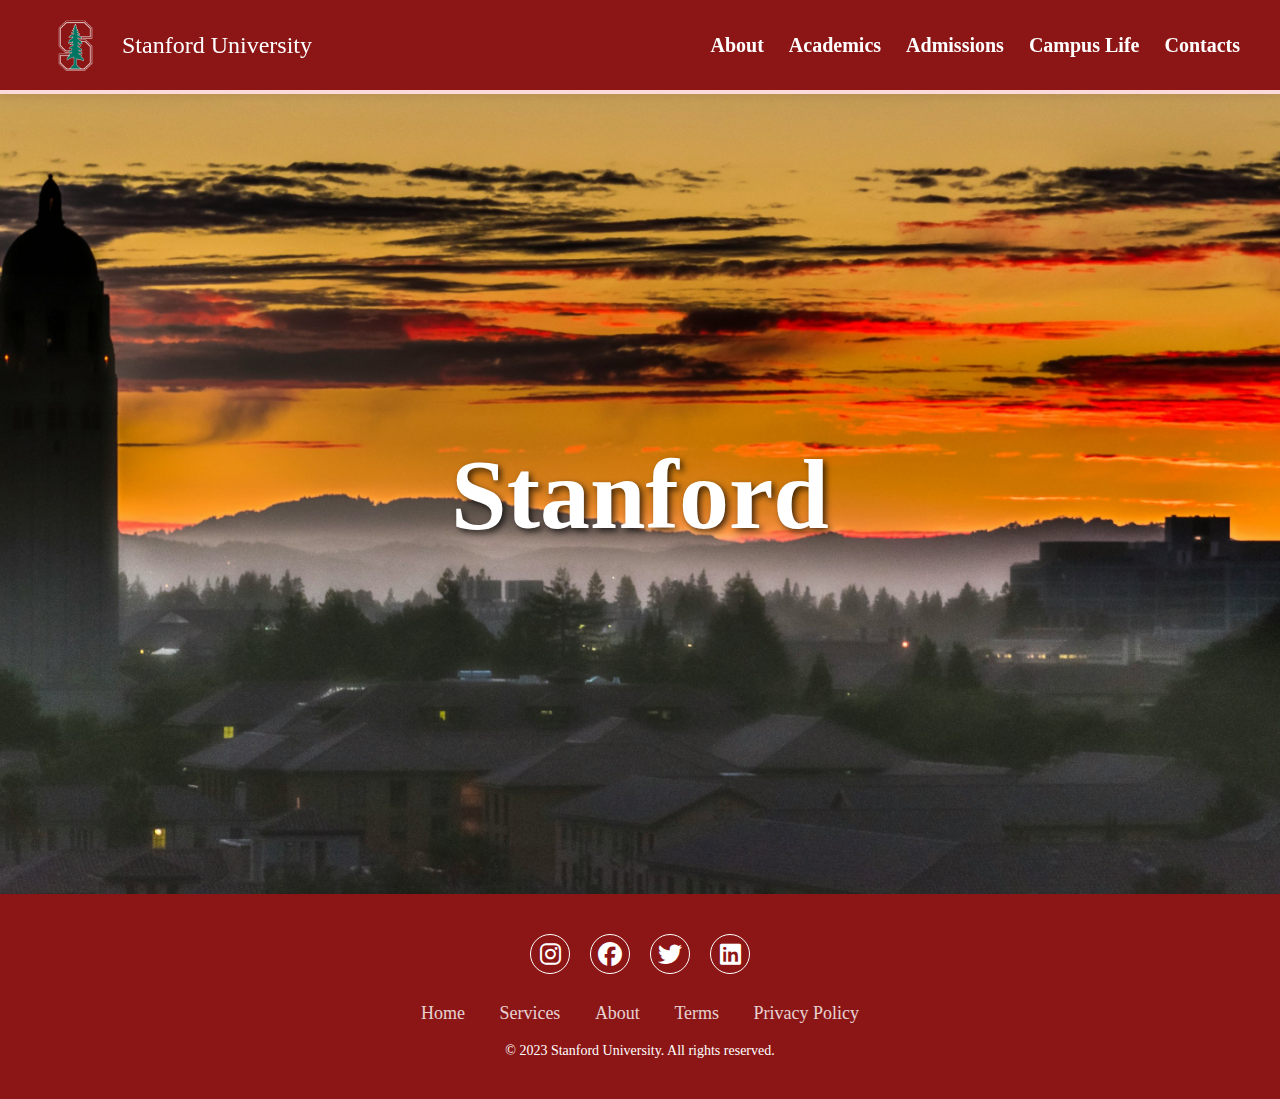
<file: index.html>
<!DOCTYPE html>
<html lang="en">
<head>
  <meta charset="UTF-8">
  <meta name="viewport" content="width=device-width, initial-scale=1.0">
  <title>Stanford University</title>
  <link rel="stylesheet" href="mystyle.css">
  <link rel="stylesheet" href="https://cdnjs.cloudflare.com/ajax/libs/font-awesome/6.5.0/css/all.min.css">
</head>
<body>
  
  <header>
    <div class="header-left">
      <img src="/images/stanford-logo.webp" alt="Stanford Logo" />
      <h1><a href="index.html">Stanford University</a></h1>
    </div>
    <nav class="header-right">
      <ul>
        <li><a href="/pages/about.html">About</a></li>
        <li><a href="/pages/Academics.html">Academics</a></li>
        <li><a href="/pages/Admission.html">Admissions</a></li>
        <li><a href="/pages/CampusLife.html">Campus Life</a></li>
        <li><a href="/pages/Contacts.html">Contacts</a></li>
      </ul>
    </nav>
  </header>

  <section class="hero">
    <div class="hero-text">
      <h2>Stanford</h2>
    </div>
  </section>

  <footer class="footer">
    <div class="social">
      <a href="https://www.instagram.com/stanford/"><i class="fab fa-instagram"></i></a>
      <a href="https://www.facebook.com/Stanford/"><i class="fab fa-facebook"></i></a>
      <a href="https://x.com/Stanford?ref_src=twsrc%5Egoogle%7Ctwcamp%5Eserp%7Ctwgr%5Eauthor"><i class="fab fa-twitter"></i></a>
      <a href="https://www.linkedin.com/school/stanford-university/"><i class="fab fa-linkedin"></i></a>
    </div>
    <ul class="footer-list">
      <li><a href="#">Home</a></li>
      <li><a href="#">Services</a></li>
      <li><a href="#">About</a></li>
      <li><a href="#">Terms</a></li>
      <li><a href="#">Privacy Policy</a></li>
    </ul>
    <p class="copyright">
      &copy; 2023 Stanford University. All rights reserved.
    </p>
  </footer>
</body>
</html>
</file>
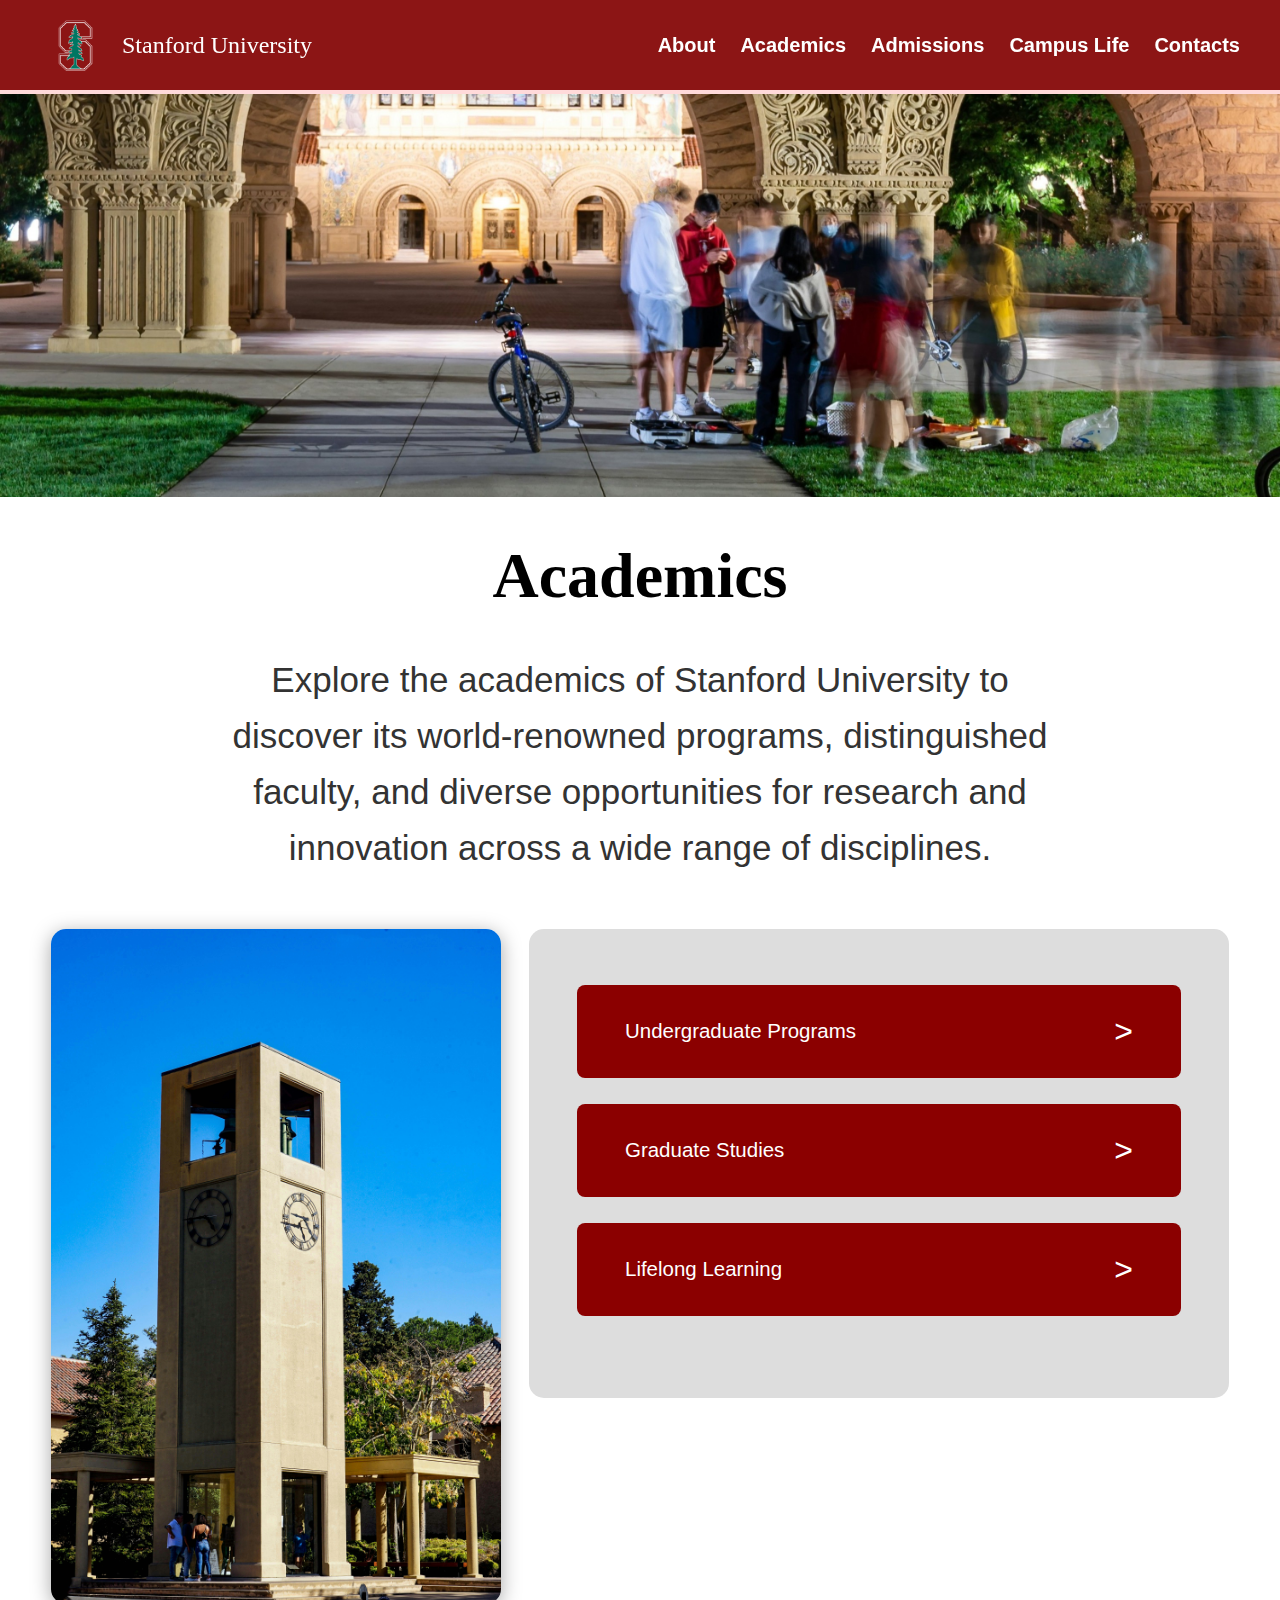
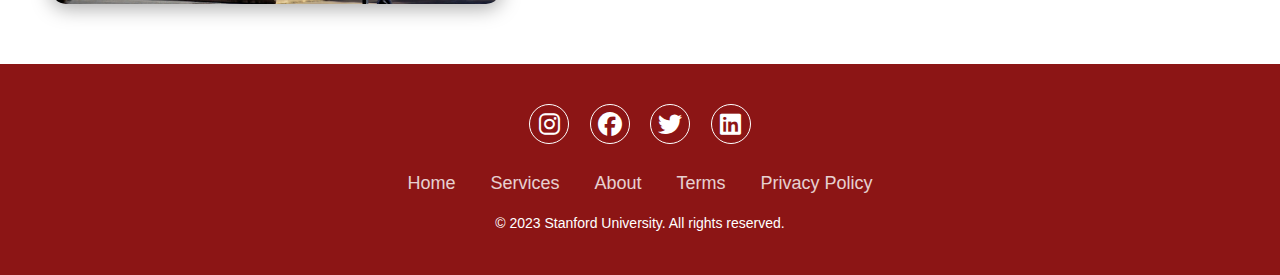
<file: pages/Academics.html>
<!DOCTYPE html>
<html lang="en">
<head>
    <meta charset="UTF-8">
    <meta name="viewport" content="width=device-width, initial-scale=1.0">
    <title>Stanford Uiversity - Academics</title>
    <link rel="stylesheet" href="/css/Academics.css">
    <link rel="stylesheet" href="https://cdnjs.cloudflare.com/ajax/libs/font-awesome/6.5.0/css/all.min.css">
</head>
<body>
    <header>
        <div class="header-left">
            <img src="/images/stanford-logo.webp" alt="Stanford Logo" />
            <h1><a href="../index.html">Stanford University</a></h1>
        </div>
        <nav class="header-right">
            <ul>
                <li><a href="/pages/about.html">About</a></li>
                <li><a href="/pages/Academics.html">Academics</a></li>
                <li><a href="/pages/Admission.html">Admissions</a></li>
                <li><a href="/pages/CampusLife.html">Campus Life</a></li>
                <li><a href="/pages/Contacts.html">Contacts</a></li>
            </ul>
        </nav>
    </header>

    <div class="container">
        <img src="/images/AcademicsPage-front.jpg" alt="Campus" class="image">
        <h1 class="title">Academics</h1>
    </div>

    <div class="text-container1">
        <p>
            Explore the academics of Stanford University to discover its world-renowned programs, distinguished faculty, and diverse opportunities for research and innovation across a wide range of disciplines.
        </p>
    </div>

    <div class="side-by-side-container">
        <div class="image-section">
            <img src="/images/AcademicsPage-ClockTower.jpg" alt="Academics Clock Tower" />
        </div>
        <div class="content-section">
            <div class="red-box">
                <span class="red-box-text">Undergraduate Programs</span>
                <button class="arrow-btn" id="arrow-btn-0" onclick="showInfo(0)">&gt;</button>
            </div>
            <div class="red-box">
                <span class="red-box-text">Graduate Studies</span>
                <button class="arrow-btn" id="arrow-btn-1" onclick="showInfo(1)">&gt;</button>
            </div>
            <div class="red-box">
                <span class="red-box-text">Lifelong Learning</span>
                <button class="arrow-btn" id="arrow-btn-2" onclick="showInfo(2)">&gt;</button>
            </div>
            <div id="infoBox" class="info-box">
                <button class="close-btn" onclick="closeInfo()">&#10005;</button>
                <span id="infoText"></span>
            </div>
        </div>
    </div>

    <script src="/javascript/AcademicScript.js"></script>

    <section class="footer">
        <div class="social">
            <a href="https://www.instagram.com/stanford/"><i class="fab fa-instagram"></i></a>
            <a href="https://www.facebook.com/Stanford/"><i class="fab fa-facebook"></i></a>
            <a href="https://x.com/Stanford?ref_src=twsrc%5Egoogle%7Ctwcamp%5Eserp%7Ctwgr%5Eauthor"><i class="fab fa-twitter"></i></a>
            <a href="https://www.linkedin.com/school/stanford-university/"><i class="fab fa-linkedin"></i></a>
        </div>
        <ul class="list">
            <li><a href="#">Home</a></li>
            <li><a href="#">Services</a></li>
            <li><a href="#">About</a></li>
            <li><a href="#">Terms</a></li>
            <li><a href="#">Privacy Policy</a></li>
        </ul>
        <p class="copyright">
            &copy; 2023 Stanford University. All rights reserved.
        </p>
    </section>
</body>
</html>
</file>
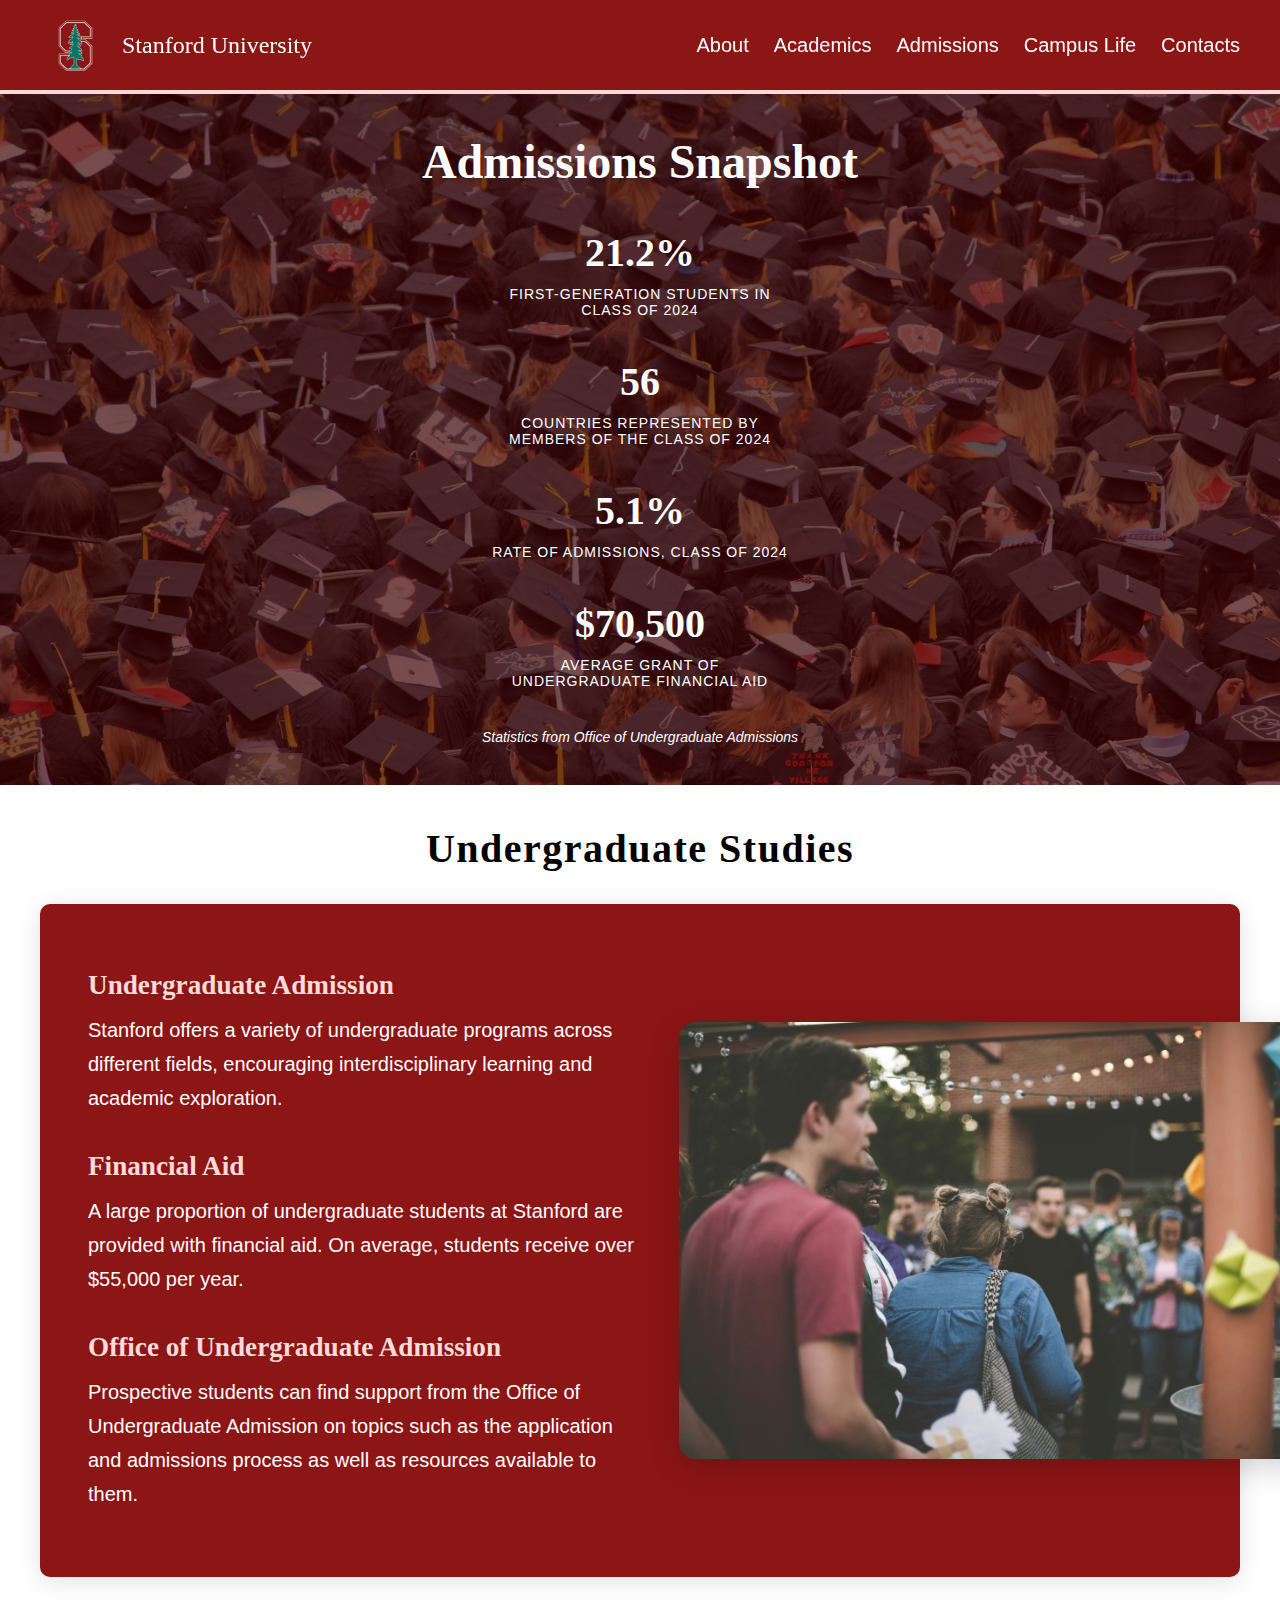
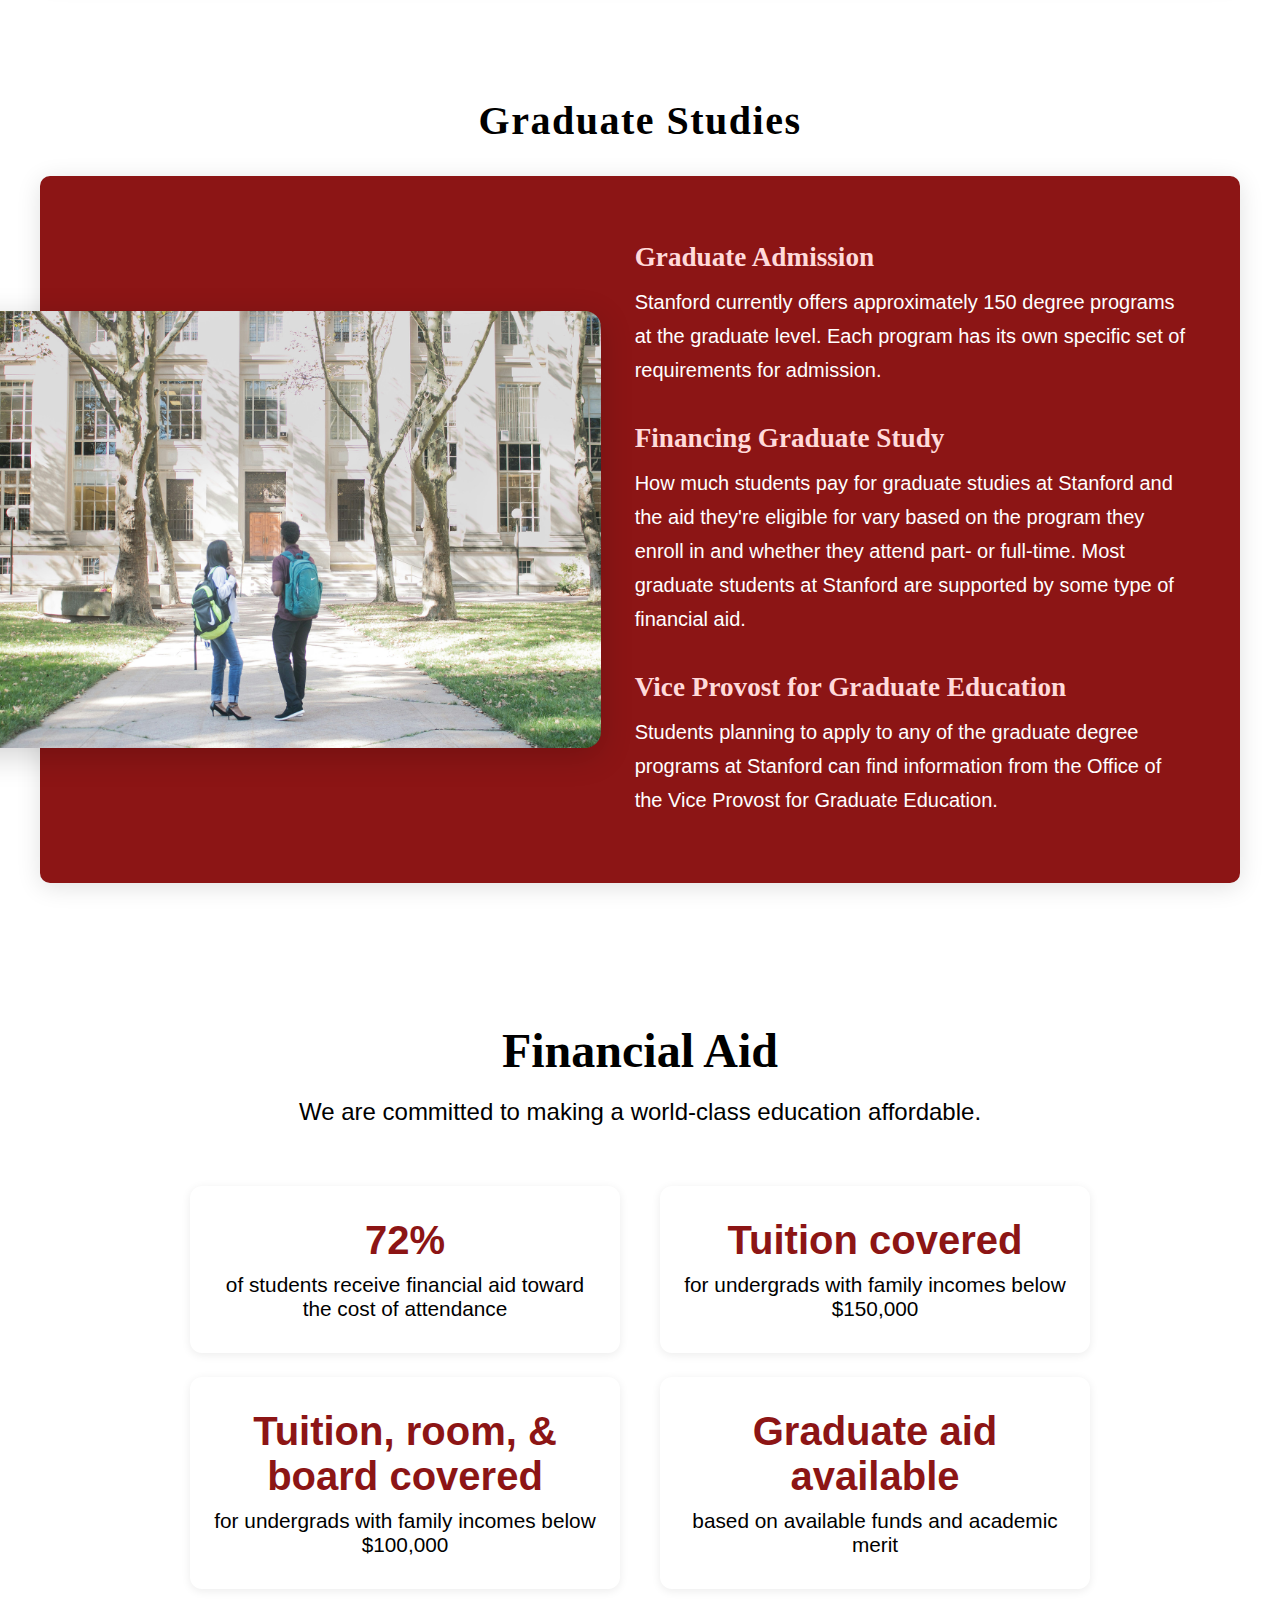
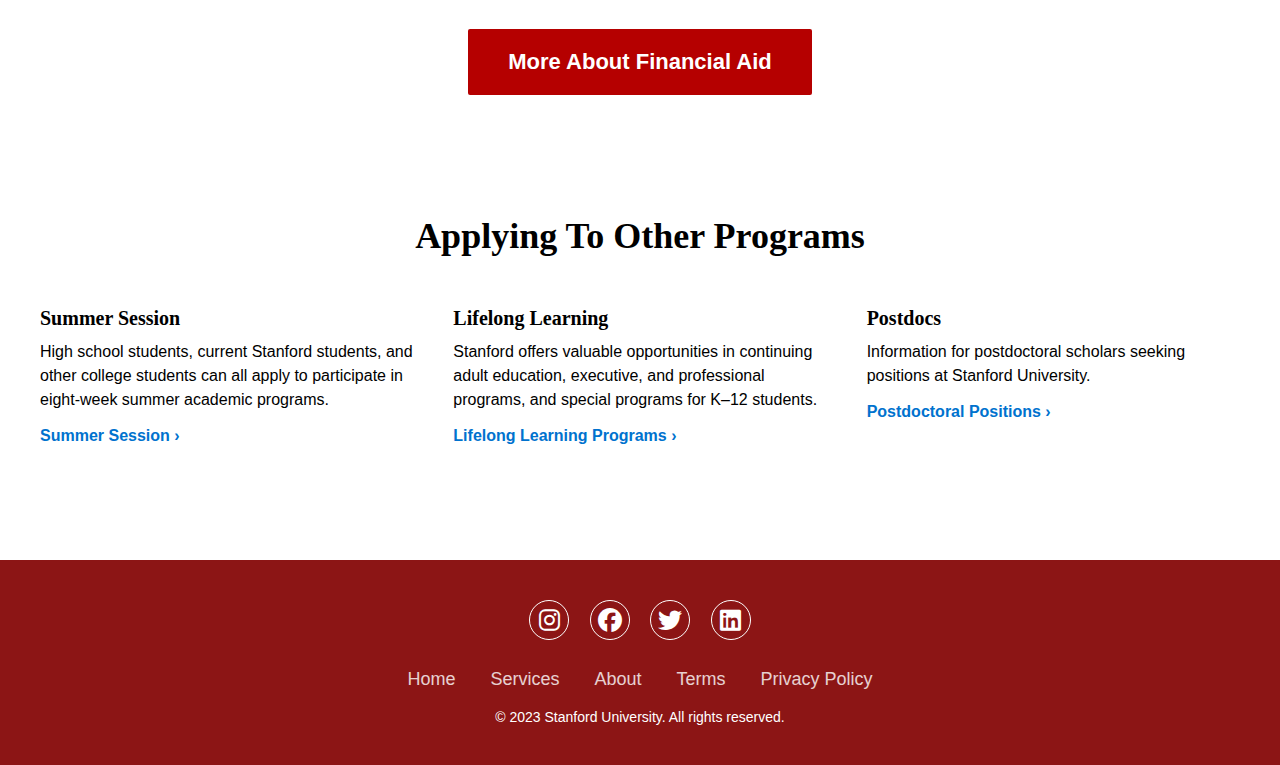
<file: pages/Admission.html>
<!DOCTYPE html>
<html lang="en">
<head>
    <meta charset="UTF-8">
    <meta name="viewport" content="width=device-width, initial-scale=1.0">
    <title>Stanford University - Admission</title>
    <link rel="stylesheet" href="/css/Admission.css">
    <link rel="stylesheet" href="https://cdnjs.cloudflare.com/ajax/libs/font-awesome/6.5.0/css/all.min.css">
</head>
<body>
    <header>
        <div class="header-left">
            <img src="/images/stanford-logo.webp" alt="Stanford Logo" />
            <h1><a href="../index.html">Stanford University</a></h1>
        </div>
        <nav class="header-right">
            <ul>
                <li><a href="/pages/about.html">About</a></li>
                <li><a href="/pages/Academics.html">Academics</a></li>
                <li><a href="/pages/Admission.html ">Admissions</a></li>
                <li><a href="/pages/CampusLife.html">Campus Life</a></li>
                <li><a href="/pages/Contacts.html">Contacts</a></li>
            </ul>
        </nav>
    </header>

    <div class="overlay">
        <div class="content">
            <h1>Admissions Snapshot</h1>
            <div class="grid">
                <div class="fact">
                    <h2>21.2%</h2>
                    <p>FIRST-GENERATION STUDENTS IN<br>CLASS OF 2024</p>
                </div>
                <div class="fact">
                    <h2>56</h2>
                    <p>COUNTRIES REPRESENTED BY<br>MEMBERS OF THE CLASS OF 2024</p>
                </div>
                <div class="fact">
                    <h2>5.1%</h2>
                    <p>RATE OF ADMISSIONS, CLASS OF 2024</p>
                </div>
                <div class="fact">
                    <h2>$70,500</h2>
                    <p>AVERAGE GRANT OF<br>UNDERGRADUATE FINANCIAL AID</p>
                </div>
            </div>
            <p class="footer-text">Statistics from Office of Undergraduate Admissions</p>
        </div>
    </div>

    <div class="undergrad-wrapper">
        <h1>Undergraduate Studies</h1>
        <div class="undergrad-container">
            <div class="undergrad-content">
                <h2>Undergraduate Admission</h2>
                <p>Stanford offers a variety of undergraduate programs across different fields, encouraging interdisciplinary learning and academic exploration.</p>
                <h2>Financial Aid</h2>
                <p>A large proportion of undergraduate students at Stanford are provided with financial aid. On average, students receive over $55,000 per year.</p>
                <h2>Office of Undergraduate Admission</h2>
                <p>Prospective students can find support from the Office of Undergraduate Admission on topics such as the application and admissions process as well as resources available to them.</p>
            </div>
            <div class="undergrad-image">
                <img src="/images/AdmissionPage-UndergraduateStudents.jpg" alt="Undergraduate Students" />
            </div>
        </div>
    </div>

    <div class="grad-wrapper">
        <h1>Graduate Studies</h1>
        <div class="grad-container">
            <div class="grad-image">
                <img src="/images/AdmissionPage-GraduateStudents.jpg" alt="Graduate Student" />
            </div>
            <div class="grad-content">
                <h2>Graduate Admission</h2>
                <p>Stanford currently offers approximately 150 degree programs at the graduate level. Each program has its own specific set of requirements for admission.</p>
                <h2>Financing Graduate Study</h2>
                <p>How much students pay for graduate studies at Stanford and the aid they're eligible for vary based on the program they enroll in and whether they attend part- or full-time. Most graduate students at Stanford are supported by some type of financial aid.</p>
                <h2>Vice Provost for Graduate Education</h2>
                <p>Students planning to apply to any of the graduate degree programs at Stanford can find information from the Office of the Vice Provost for Graduate Education.</p>
            </div>
        </div>
    </div>

    <section class="financial-aid-section">
        <h1 class="title">Financial Aid</h1>
        <p class="subtitle">We are committed to making a world-class education affordable.</p>
        <div class="stats-section">
            <div class="stats-col">
                <div class="stat-box">
                    <div class="stat-number">72%</div>
                    <div>of students receive financial aid toward the cost of attendance</div>
                </div>
                <div class="stat-box">
                    <div class="stat-number">Tuition, room, &amp; board covered</div>
                    <div>for undergrads with family incomes below $100,000</div>
                </div>
            </div>
            <div class="stats-col">
                <div class="stat-box">
                    <div class="stat-number">Tuition covered</div>
                    <div>for undergrads with family incomes below $150,000</div>
                </div>
                <div class="stat-box">
                    <div class="stat-number">Graduate aid available</div>
                    <div>based on available funds and academic merit</div>
                </div>
            </div>
        </div>
        <div class="button-container">
            <a href="#" class="red-button">More About Financial Aid</a>
        </div>
    </section>

    <section class="programs-section">
        <h1 class="main-title">Applying To Other Programs</h1>
        <div class="programs-grid">
            <div class="program-box">
                <h2>Summer Session</h2>
                <p>High school students, current Stanford students, and other college students can all apply to participate in eight-week summer academic programs.</p>
                <p class="link-text">Summer Session ›</p>
            </div>
            <div class="program-box">
                <h2>Lifelong Learning</h2>
                <p>Stanford offers valuable opportunities in continuing adult education, executive, and professional programs, and special programs for K–12 students.</p>
                <p class="link-text">Lifelong Learning Programs ›</p>
            </div>
            <div class="program-box">
                <h2>Postdocs</h2>
                <p>Information for postdoctoral scholars seeking positions at Stanford University.</p>
                <p class="link-text">Postdoctoral Positions ›</p>
            </div>
        </div>
    </section>

    <section class="footer">
        <div class="social">
            <a href="https://www.instagram.com/stanford/"><i class="fab fa-instagram"></i></a>
            <a href="https://www.facebook.com/Stanford/"><i class="fab fa-facebook"></i></a>
            <a href="https://x.com/Stanford?ref_src=twsrc%5Egoogle%7Ctwcamp%5Eserp%7Ctwgr%5Eauthor"><i class="fab fa-twitter"></i></a>
            <a href="https://www.linkedin.com/school/stanford-university/"><i class="fab fa-linkedin"></i></a>
        </div>
        <ul class="list">
            <li><a href="#">Home</a></li>
            <li><a href="#">Services</a></li>
            <li><a href="#">About</a></li>
            <li><a href="#">Terms</a></li>
            <li><a href="#">Privacy Policy</a></li>
        </ul>
        <p class="copyright">
            &copy; 2023 Stanford University. All rights reserved.
        </p>
    </section>
</body>
</html>
</file>
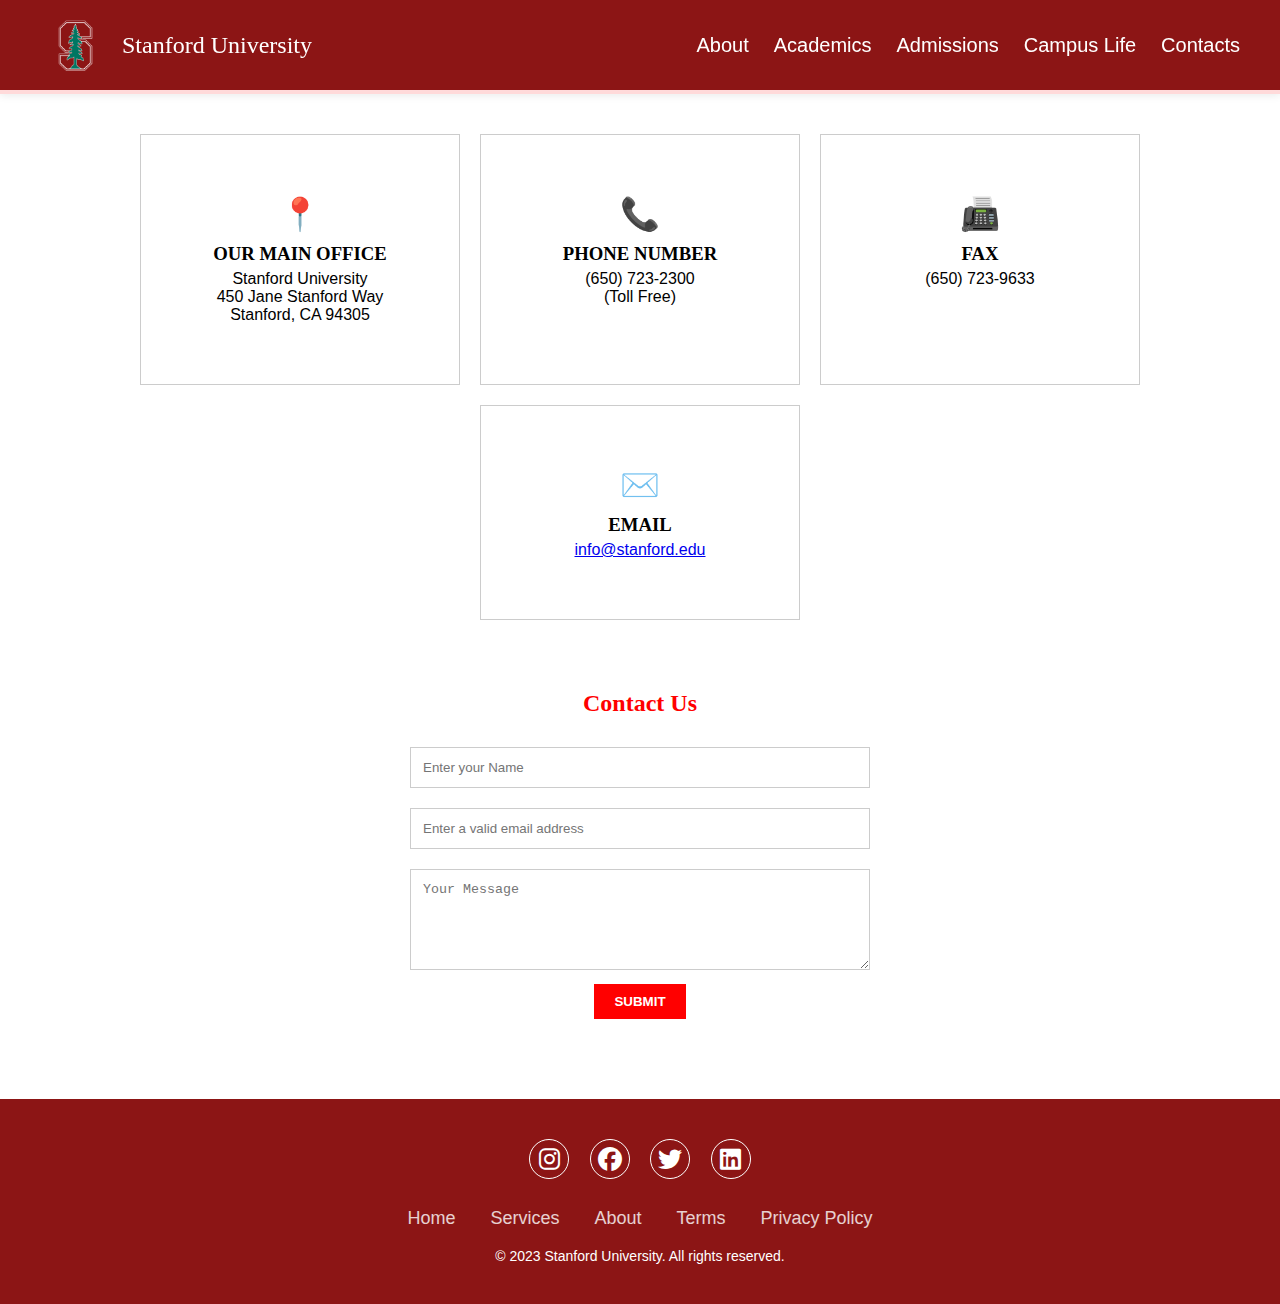
<file: pages/Contacts.html>
<!DOCTYPE html>
<html lang="en">
<head>
    <meta charset="UTF-8">
    <meta name="viewport" content="width=device-width, initial-scale=1.0">
    <title>Stanford University - Contacts</title>
    <link rel="stylesheet" href="/css/Contacts.css">
    <link rel="stylesheet" href="https://cdnjs.cloudflare.com/ajax/libs/font-awesome/6.5.0/css/all.min.css">
</head>
<body>
    <header>
        <div class="header-left">
            <img src="/images/stanford-logo.webp" alt="Stanford Logo" />
            <h1><a href="../index.html">Stanford University</a></h1>
        </div>
        <nav class="header-right">
            <ul>
                <li><a href="/pages/about.html">About</a></li>
                <li><a href="/pages/Academics.html">Academics</a></li>
                <li><a href="/pages/Admission.html ">Admissions</a></li>
                <li><a href="/pages/CampusLife.html">Campus Life</a></li>
                <li><a href="/pages/Contacts.html">Contacts</a></li>
            </ul>
        </nav>
    </header>
    
    <div class="contact-info">
        <div class="info-box">
            <div class="icon">📍</div>
            <h3>OUR MAIN OFFICE</h3>
            <p>
                Stanford University<br>
                450 Jane Stanford Way<br>
                Stanford, CA 94305
            </p>
        </div>
        <div class="info-box">
            <div class="icon">📞</div>
            <h3>PHONE NUMBER</h3>
            <p>(650) 723-2300<br>(Toll Free)</p>
        </div>
        <div class="info-box">
            <div class="icon">📠</div>
            <h3>FAX</h3>
            <p>(650) 723-9633</p>
        </div>
        <div class="info-box">
            <div class="icon">✉️</div>
            <h3>EMAIL</h3>
            <p><a href="mailto:info@stanford.edu">info@stanford.edu</a></p>
        </div>
    </div>

    <div class="contact-form">
        <h2>Contact Us</h2>
        <form>
            <input type="text" placeholder="Enter your Name" required>
            <input type="email" placeholder="Enter a valid email address" required>
            <textarea placeholder="Your Message" rows="5"></textarea>
            <button type="submit">SUBMIT</button>
        </form>
    </div>

    <section class="footer">
        <div class="social">
            <a href="https://www.instagram.com/stanford/"><i class="fab fa-instagram"></i></a>
            <a href="https://www.facebook.com/Stanford/"><i class="fab fa-facebook"></i></a>
            <a href="https://x.com/Stanford?ref_src=twsrc%5Egoogle%7Ctwcamp%5Eserp%7Ctwgr%5Eauthor"><i class="fab fa-twitter"></i></a>
            <a href="https://www.linkedin.com/school/stanford-university/"><i class="fab fa-linkedin"></i></a>
        </div>
        <ul class="list">
            <li><a href="#">Home</a></li>
            <li><a href="#">Services</a></li>
            <li><a href="#">About</a></li>
            <li><a href="#">Terms</a></li>
            <li><a href="#">Privacy Policy</a></li>
        </ul>
        <p class="copyright">
            &copy; 2023 Stanford University. All rights reserved.
        </p>
    </section>
</body>
</html>
</file>
<file: mystyle.css>
* {
  margin: 0;
  padding: 0;
  box-sizing: border-box;
}

body {
  font-family: 'Georgia', serif;
}

header {
  background-color: #8c1515;
  color: white;
  text-decoration: none;
  display: flex;
  justify-content: space-between;
  align-items: center;
  padding: 10px 40px;
  border-bottom: 4px solid #ffdada;
  box-shadow: 0 2px 8px rgba(0,0,0,0.08);
  position: sticky;
  top: 0;
  z-index: 1000;
}

.header-left {
  display: flex;
  align-items: center;
  gap: 12px; /* Match About page spacing */
}

.header-left img {
  width: 70px;
  height: auto;
  display: block;
}

.header-left h1 {
  font-family: Georgia, 'Times New Roman', Times, serif;
  font-size: 24px;
  font-weight: normal;
  margin: 0;
  padding: 0;
  line-height: 1.2;
  display: flex;
  align-items: center;
}

h1 a {
  color:white;
  text-decoration: none;
}

.header-right ul {
  list-style: none;
  display: flex;
  gap: 25px;
}

.header-right a {
  text-decoration: none;
  color: white;
  font-weight: bold;
  font-size: 20px;
}

.header-right a:hover {
  color: #ffdada;
}

nav.header-right {
  display: flex;
  align-items: center;
}

nav ul {
  list-style: none;
  display: flex;
  gap: 30px;
}

nav a { 
  text-decoration: none;
  color: white;
  font-weight: bold;
  font-size: 16px;
  transition: color 0.3s;
}

nav a:hover {
  color: #ffdada;
}

.hero {
  background-image: url('/images/stanford-bg.jpg');
  background-size: cover;
  background-position: center;
  height: 800px;
  display: flex;
  align-items: center;
  justify-content: center;
}

.hero-text h2 {
  color: white;
  font-size: 100px;
  font-weight: bold;
  text-shadow: 3px 3px 6px rgba(0,0,0,0.7);
}

.footer {
  padding: 40px 0;
  background-color: #8c1515;
}

.footer .social {
  text-align: center;
  padding-bottom: 25px;
  color: white;
}

.footer .social a {
  font-size: 24px;
  color: white;
  border: 1px solid white;
  width: 40px;
  height: 40px;
  line-height: 40px;
  display: inline-block;
  text-align: center;
  border-radius: 50%;
  margin: 0 8px;
  opacity: 1; /* Make icons fully white */
  background: transparent;
  transition: background 0.2s, color 0.2s, border-color 0.2s;
}

.footer .social a:hover {
  opacity: 0.9;
  color: #8c1515;
  background: white;
  border-color: white;
}

.footer ul {
  margin-top: 0;
  padding: 0;
  list-style: none;
  font-size: 18px;
  line-height: 1.6;
  margin-bottom: 0;
  text-align: center;
}

.footer ul a {
  color: white;
  text-decoration: none;
  opacity: 0.8;
}

.footer ul li {
  display: inline-block;
  padding: 0 15px;
}

.footer ul li a:hover {
  opacity: 1;
  color: white;
}

.footer .copyright {
  margin-top: 15px;
  text-align: center;
  font-size: 14px;
  color: white;
}
</file>
<file: css/Academics.css>
* {
  margin: 0;
  padding: 0;
  box-sizing: border-box;
}

body {
  font-family: Arial, Helvetica, sans-serif;
}

h1, h2, h3, .title, .text-section1 h2, .text-section2 h2 {
  font-family: Georgia, 'Times New Roman', Times, serif !important;
}

h1 a {
  color:white;
  text-decoration: none;
}

header {
  background-color: #8c1515;
  color: white;
  text-decoration: none;
  display: flex;
  justify-content: space-between;
  align-items: center;
  padding: 10px 40px;
  border-bottom: 4px solid #ffdada;
  box-shadow: 0 2px 8px rgba(0,0,0,0.08);
  position: sticky;
  top: 0;   
  z-index: 1000;
}

.header-left {
  display: flex;
  align-items: center;
  gap: 12px; /* Match About page spacing */
}

.header-left img {
  width: 70px;
  height: auto;
  display: block;
}

.header-left h1 {
  font-family: Georgia, 'Times New Roman', Times, serif;
  font-size: 24px;
  font-weight: normal;
  margin: 0;
  padding: 0;
  line-height: 1.2;
  display: flex;
  align-items: center;
}

.header-right ul {
  list-style: none;
  display: flex;
  gap: 25px;
}

.header-right a {
  text-decoration: none;
  color: white;
  font-weight: bold;
  font-size: 20px;
}

.header-right a:hover {
  color: #ffdada;
}

nav.header-right {
  display: flex;
  align-items: center;
}

nav ul {
  list-style: none;
  display: flex;
  gap: 30px;
}

nav a {
  text-decoration: none;
  color: white;
  font-weight: bold;
  font-size: 16px;
  transition: color 0.3s;
}

nav a:hover {
  color: #ffdada;
}
.container {
  text-align: center;
}

.title {
  padding-top: 3%;
  padding-bottom: 2%;
  font-size: 4rem;
  font-weight: bold;
  margin-bottom: 0;
}

.image {
  width: 100%;
  height: auto;
}

.text-container1 {
    text-align: center;
    padding: 1%;
    max-width: 1400px;
    margin: 0 auto;  /* Centering the text */
}

p {
    line-height: 1.6;  /* Improved readability */
    color: #333;  /* Text color */
    font-size: 35px;  /* Font size */
}

.text-container1 {
  text-align: center;
  font-size: 1.2em;
  margin-bottom: 30px;
  max-width: 900px;
}

/* Side-by-side section for image and content */
.side-by-side-container {
  display: flex;
  justify-content: center;
  align-items: flex-start;
  gap: 28px;
  margin: 40px auto 60px auto; /* 60px bottom margin to separate from footer */
  max-width: 1200px;
  width: 100%;
}

/* Image on the left */
.image-section {
  flex: 1 1 400px;
  max-width: 450px;
  display: flex;
  flex-direction: column;
  align-items: center;
}

.image-section img {
  width: 100%;
  max-width: 500px;   /* Increased from 400px to 500px */
  height: auto;
  border-radius: 15px;
  box-shadow: 0 4px 20px rgba(0, 0, 0, 0.35);
}

/* Red boxes and info box on the right */
.content-section {
  flex: 1 1 700px;
  max-width: 700px;
  background-color: #ddd;
  padding: 56px 48px;
  border-radius: 15px;
  display: flex;
  flex-direction: column;
  align-items: center;
  box-sizing: border-box;
}

.red-box,
.info-box {
  width: 100%;
  max-width: 700px;
}

.red-box {
  background-color: #8B0000;
  color: white;
  padding: 28px 48px;
  margin-bottom: 26px;
  border-radius: 8px;
  display: flex;
  align-items: center;
  justify-content: space-between;
}

.red-box-text {
  font-size: 1.28rem;
  flex: 1;
  text-align: left;
}

/* Arrow Button */
.arrow-btn {
  background: none;
  color: #fff;
  border: none;
  font-size: 2rem;
  margin-left: 18px;
  cursor: pointer;
  transition: color 0.2s, transform 0.2s;
  display: flex;
  align-items: center;
  justify-content: center;
  padding: 0;
}
.arrow-btn.down {
  transform: rotate(90deg);
}
.arrow-btn.up {
  transform: rotate(-90deg);
}
.arrow-btn:hover {
  color: #ffdada;
}

/* Info Box */
.info-box {
  background-color: white;
  border: 1px solid #ccc;
  padding: 40px 32px 24px 32px;
  margin-top: 22px;
  margin-bottom: 32px;
  display: none;
  animation: fadeIn 0.3s ease-in-out;
  border-radius: 8px;
  position: relative;
  min-height: 60px;
  align-self: center;
}

.close-btn {
  position: absolute;
  top: 10px;
  right: 16px;
  background: transparent;
  border: none;
  font-size: 1.5rem;
  color: #8B0000;
  cursor: pointer;
}

@keyframes fadeIn {
  from { opacity: 0; }
  to { opacity: 1; }
}

/* Responsive adjustments */
@media (max-width: 1200px) {
  .side-by-side-container {
    flex-direction: column;
    max-width: 98vw;
    gap: 24px;
  }
  .image-section,
  .content-section {
    max-width: 100%;
    flex: 1 1 100%;
  }
  .image-section img {
    max-width: 100%;
    border-radius: 10px 10px 0 0;
  }
  .content-section {
    border-radius: 0 0 15px 15px;
    padding: 24px 12px;
  }
}

.footer {
  padding: 40px 0;
  background-color: #8c1515;
  margin-top: 40px; /* Add space above the footer */
}

.footer .social {
  text-align: center;
  padding-bottom: 25px;
  color: white;
}

.footer .social a {
  font-size: 24px;
  color: white;
  border: 1px solid white;
  width: 40px;
  height: 40px;
  line-height: 40px;
  display: inline-block;
  text-align: center;
  border-radius: 50%;
  margin: 0 8px;
  opacity: 1; /* Make icons fully white */
  background: transparent;
  transition: background 0.2s, color 0.2s, border-color 0.2s;
}

.footer .social a:hover {
  opacity: 0.9;
  color: #8c1515;
  background: white;
  border-color: white;
}

.footer ul {
  margin-top: 0;
  padding: 0;
  list-style: none;
  font-size: 18px;
  line-height: 1.6;
  margin-bottom: 0;
  text-align: center;
}

.footer ul a {
  color: white;
  text-decoration: none;
  opacity: 0.8;
}

.footer ul li {
  display: inline-block;
  padding: 0 15px;
}

.footer ul li a:hover {
  opacity: 1;
  color: white;
}

.footer .copyright {
  margin-top: 15px;
  text-align: center;
  font-size: 14px;
  color: white;
}
</file>
<file: css/Admission.css>
* {
  margin: 0;
  padding: 0;
  box-sizing: border-box;
}

body {
  font-family: Arial, Helvetica, sans-serif;
}

h1, h2, h3, .title, .text-section1 h2, .text-section2 h2 {
  font-family: Georgia, 'Times New Roman', Times, serif !important;
}

h1 a {
  color: white;
  text-decoration: none;
}

header {
  background-color: #8c1515;
  color: white;
  text-decoration: none;
  display: flex;
  justify-content: space-between;
  align-items: center;
  padding: 10px 40px;
  border-bottom: 4px solid #ffdada;
  box-shadow: 0 2px 8px rgba(0,0,0,0.08);
  position: sticky;
  top: 0;
  z-index: 1000;
}

.header-left {
  display: flex;
  align-items: center;
  gap: 12px;
}

.header-left img {
  width: 70px;
  height: auto;
  display: block;
}

.header-left h1 {
  font-family: Georgia, 'Times New Roman', Times, serif;
  font-size: 24px;
  font-weight: normal;
  margin: 0;
  padding: 0;
  line-height: 1.2;
  display: flex;
  align-items: center;
}

.header-right ul {
  list-style: none;
  display: flex;
  gap: 25px;
}

.header-right a {
  text-decoration: none;
  color: white;
  font-size: 20px;
}

.header-right a:hover {
  color: #ffdada;
}

nav.header-right {
  display: flex;
  align-items: center;
}

nav ul {
  list-style: none;
  display: flex;
  gap: 30px;
}

nav a {
  text-decoration: none;
  color: white;
  font-size: 20px;
  transition: color 0.3s;
}

nav a:hover {
  color: #ffdada;
}

.overlay {
  background: linear-gradient(rgba(60, 0, 0, 0.7), rgba(60, 0, 0, 0.7)),
    url('/images/AdmissionPage-Cover.jpg') no-repeat center center;
  background-size: cover;
  height: 100%;
  color: white;
  display: flex;
  justify-content: center;
  align-items: center;
  text-align: center;
  padding: 40px;
}

.content {
  max-width: 1000px;
  margin: 0 auto;
}

h1 {
  font-size: 48px;
  margin-bottom: 40px;
}

.grid {
  display: grid;
  grid-template-columns: repeat(auto-fit, minmax(200px, 1fr));
  gap: 40px;
  margin-bottom: 40px;
}

.fact h2 {
  font-size: 40px;
  margin-bottom: 10px;
}

.fact p {
  font-size: 14px;
  text-transform: uppercase;
  letter-spacing: 1px;
  color: white;
}

.footer-text {
  font-size: 14px;
  font-style: italic;
}

.undergrad-wrapper {
  padding: 40px 0;
  background: none;
}

.undergrad-wrapper h1 {
  text-align: center;
  color: black;
  font-size: 2.5rem;
  margin-bottom: 32px;
  font-weight: bold;
  letter-spacing: 1.5px;
}

.undergrad-container {
  display: flex;
  flex-wrap: wrap;
  background: #8c1515;
  border-radius: 10px;
  overflow: visible;
  max-width: 1200px;
  margin: 0 auto 40px auto;
  box-shadow: 0 4px 24px rgba(0,0,0,0.12);
  position: relative;
}

.undergrad-content {
  flex: 2 1 600px;
  padding: 48px 48px;
  color: #fff;
  font-size: 1.25rem;
  display: flex;
  flex-direction: column;
  justify-content: center;
  background: none;
  border-radius: 10px 0 0 10px;
  z-index: 1;
}

.undergrad-content h2 {
  margin-top: 18px;
  margin-bottom: 12px;
  font-size: 1.7rem;
  color: #ffdada;
  font-weight: bold;
}

.undergrad-content p,
.undergrad-content li {
  font-size: 1.25rem;
  color: #fff;
  margin-bottom: 18px;
  line-height: 1.7;
}

.undergrad-image {
  flex: 1 1 520px;
  min-width: 400px;
  max-width: 650px;
  display: flex;
  align-items: center;
  justify-content: center;
  position: relative;
  z-index: 2;
}

.undergrad-image img {
  width: 120%;
  max-width: 700px;
  height: auto;
  display: block;
  border-radius: 16px;
  object-fit: cover;
  box-shadow: 0 8px 32px rgba(0,0,0,0.18);
  position: relative;
  right: -40px;
}

.grad-wrapper {
  padding: 40px 0;
  background: none;
}

.grad-wrapper h1 {
  text-align: center;
  color: black;
  font-size: 2.5rem;
  margin-bottom: 32px;
  font-weight: bold;
  letter-spacing: 1.5px;
}

.grad-container {
  display: flex;
  flex-wrap: wrap;
  background: #8c1515;
  border-radius: 10px;
  overflow: visible;
  max-width: 1200px;
  margin: 0 auto 40px auto;
  box-shadow: 0 4px 24px rgba(0,0,0,0.12);
  position: relative;
}

.grad-image {
  flex: 1 1 520px;
  min-width: 400px;
  max-width: 650px;
  display: flex;
  align-items: center;
  justify-content: center;
  position: relative;
  z-index: 2;
}

.grad-image img {
  width: 120%;
  max-width: 700px;
  height: auto;
  display: block;
  border-radius: 16px;
  object-fit: cover;
  box-shadow: 0 8px 32px rgba(0,0,0,0.18);
  position: relative;
  left: -40px;
}

.grad-content {
  flex: 2 1 600px;
  padding: 48px 48px;
  color: #fff;
  font-size: 1.25rem;
  display: flex;
  flex-direction: column;
  justify-content: center;
  background: none;
  border-radius: 0 10px 10px 0;
  z-index: 1;
}

.grad-content h2 {
  margin-top: 18px;
  margin-bottom: 12px;
  font-size: 1.7rem;
  color: #ffdada;
  font-weight: bold;
}

.grad-content p,
.grad-content li {
  font-size: 1.25rem;
  color: #fff;
  margin-bottom: 18px;
  line-height: 1.7;
}

.financial-aid-section {
  text-align: center;
  padding: 60px 20px;
}

.title {
  font-size: 48px;
  font-weight: 800;
  margin-bottom: 20px;
}

.subtitle {
  font-size: 24px;
  margin-bottom: 60px;
}

.stats-section {
  display: flex;
  justify-content: center;
  align-items: stretch;
  gap: 40px;
  margin: 40px auto;
  max-width: 900px;
}

.stats-col {
  flex: 1 1 0;
  display: flex;
  flex-direction: column;
  gap: 24px;
}

.stat-box {
  background: #fff;
  color: #8c1515;
  border-radius: 12px;
  box-shadow: 0 2px 10px rgba(0,0,0,0.08);
  padding: 32px 24px;
  text-align: center;
  font-size: 1.3rem;
  font-weight: bold;
}

.stat-box .stat-number {
  font-size: 2.5rem;
  color: #8c1515;
  margin-bottom: 10px;
  font-weight: bold;
}

.stat-box p,
.stat-box div:not(.stat-number) {
  color: #000;
  font-weight: normal;
}

.button-container {
  text-align: center;
}

.red-button {
  background-color: #b50000;
  color: white;
  padding: 20px 40px;
  text-decoration: none;
  font-size: 22px;
  font-weight: 600;
  border-radius: 2px;
  display: inline-block;
  border: none;
  cursor: pointer;
}

.programs-section {
  padding: 60px 40px;
  text-align: center;
  margin-bottom: 40px;
}

.main-title {
  font-size: 36px;
  font-weight: 800;
  margin-bottom: 50px;
}

.programs-grid {
  display: grid;
  grid-template-columns: repeat(auto-fit, minmax(280px, 1fr));
  gap: 40px;
  max-width: 1200px;
  margin: 0 auto;
  text-align: left;
}

.program-box h2 {
  font-size: 20px;
  font-weight: 700;
  margin-bottom: 10px;
}

.program-box p {
  font-size: 16px;
  margin-bottom: 12px;
  line-height: 1.5;
}

.link-text {
  color: #0072ce;
  font-weight: 600;
}

.footer {
  padding: 40px 0;
  background-color: #8c1515;
}

.footer .social {
  text-align: center;
  padding-bottom: 25px;
  color: white;
}

.footer .social a {
  font-size: 24px;
  color: white;
  border: 1px solid white;
  width: 40px;
  height: 40px;
  line-height: 40px;
  display: inline-block;
  text-align: center;
  border-radius: 50%;
  margin: 0 8px;
  opacity: 1;
  background: transparent;
  transition: background 0.2s, color 0.2s, border-color 0.2s;
}

.footer .social a:hover {
  opacity: 0.9;
  color: #8c1515;
  background: white;
  border-color: white;
}

.footer ul {
  margin-top: 0;
  padding: 0;
  list-style: none;
  font-size: 18px;
  line-height: 1.6;
  margin-bottom: 0;
  text-align: center;
}

.footer ul a {
  color: white;
  text-decoration: none;
  opacity: 0.8;
}

.footer ul li {
  display: inline-block;
  padding: 0 15px;
}

.footer ul li a:hover {
  opacity: 1;
  color: white;
}

.footer .copyright {
  margin-top: 15px;
  text-align: center;
  font-size: 14px;
  color: white;
}

@media (max-width: 1200px) {
  .undergrad-container,
  .grad-container {
    max-width: 98vw;
    flex-direction: column;
  }
  .undergrad-content,
  .undergrad-image,
  .grad-image,
  .grad-content {
    max-width: 100%;
    flex: 1 1 100%;
  }
  .undergrad-image img,
  .grad-image img {
    width: 100%;
    right: 0;
    left: 0;
    border-radius: 0 0 10px 10px;
  }
  .undergrad-content,
  .grad-content {
    border-radius: 10px 10px 0 0;
    padding: 24px 12px;
  }
  .stats-section {
    flex-direction: column;
    gap: 24px;
    max-width: 98vw;
  }
}
</file>
<file: css/Contacts.css>
* {
  margin: 0;
  padding: 0;
  box-sizing: border-box;
}

body {
  font-family: Arial, Helvetica, sans-serif;
}

h1, h2, h3, .title, .text-section1 h2, .text-section2 h2 {
  font-family: Georgia, 'Times New Roman', Times, serif !important;
}

h1 a {
  color: white;
  text-decoration: none;
}

header {
  background-color: #8c1515;
  color: white;
  text-decoration: none;
  display: flex;
  justify-content: space-between;
  align-items: center;
  padding: 10px 40px;
  border-bottom: 4px solid #ffdada;
  box-shadow: 0 2px 8px rgba(0,0,0,0.08);
  position: sticky;
  top: 0;
  z-index: 1000;
}

.header-left {
  display: flex;
  align-items: center;
  gap: 12px;
}

.header-left img {
  width: 70px;
  height: auto;
  display: block;
}

.header-left h1 {
  font-family: Georgia, 'Times New Roman', Times, serif;
  font-size: 24px;
  font-weight: normal;
  margin: 0;
  padding: 0;
  line-height: 1.2;
  display: flex;
  align-items: center;
}

.header-right ul {
  list-style: none;
  display: flex;
  gap: 25px;
}

.header-right a {
  text-decoration: none;
  color: white;
  font-size: 20px;
}

.header-right a:hover {
  color: #ffdada;
}

nav.header-right {
  display: flex;
  align-items: center;
}

nav ul {
  list-style: none;
  display: flex;
  gap: 30px;
}

nav a {
  text-decoration: none;
  color: white;
  font-size: 20px;
  transition: color 0.3s;
}

nav a:hover {
  color: #ffdada;
}

.contact-info {
  display: flex;
  justify-content: center;
  gap: 20px;
  flex-wrap: wrap;
  padding: 40px 20px;
}

.info-box {
  width: 320px;
  padding: 60px;
  border: 1px solid #ccc;
  text-align: center;
}

.info-box .icon {
  font-size: 32px;
  color: red;
  margin-bottom: 10px;
}

.info-box h3 {
  margin: 10px 0 5px;
  color: black;
}

.contact-form {
  max-width: 500px;
  margin: 0 auto 50px;
  padding: 30px 20px;
  text-align: center;
}

.contact-form h2 {
  color: red;
  margin-bottom: 20px;
}

.contact-form input,
.contact-form textarea {
  width: 100%;
  padding: 12px;
  margin: 10px 0;
  box-sizing: border-box;
  border: 1px solid #ccc;
}

.contact-form button {
  padding: 10px 20px;
  background-color: red;
  border: none;
  color: #fff;
  font-weight: bold;
  cursor: pointer;
}

.footer {
  padding: 40px 0;
  background-color: #8c1515;
}

.footer .social {
  text-align: center;
  padding-bottom: 25px;
  color: white;
}

.footer .social a {
  font-size: 24px;
  color: white;
  border: 1px solid white;
  width: 40px;
  height: 40px;
  line-height: 40px;
  display: inline-block;
  text-align: center;
  border-radius: 50%;
  margin: 0 8px;
  opacity: 1;
  background: transparent;
  transition: background 0.2s, color 0.2s, border-color 0.2s;
}

.footer .social a:hover {
  opacity: 0.9;
  color: #8c1515;
  background: white;
  border-color: white;
}

.footer ul {
  margin-top: 0;
  padding: 0;
  list-style: none;
  font-size: 18px;
  line-height: 1.6;
  margin-bottom: 0;
  text-align: center;
}

.footer ul a {
  color: white;
  text-decoration: none;
  opacity: 0.8;
}

.footer ul li {
  display: inline-block;
  padding: 0 15px;
}

.footer ul li a:hover {
  opacity: 1;
  color: white;
}

.footer .copyright {
  margin-top: 15px;
  text-align: center;
  font-size: 14px;
  color: white;
}
</file>
